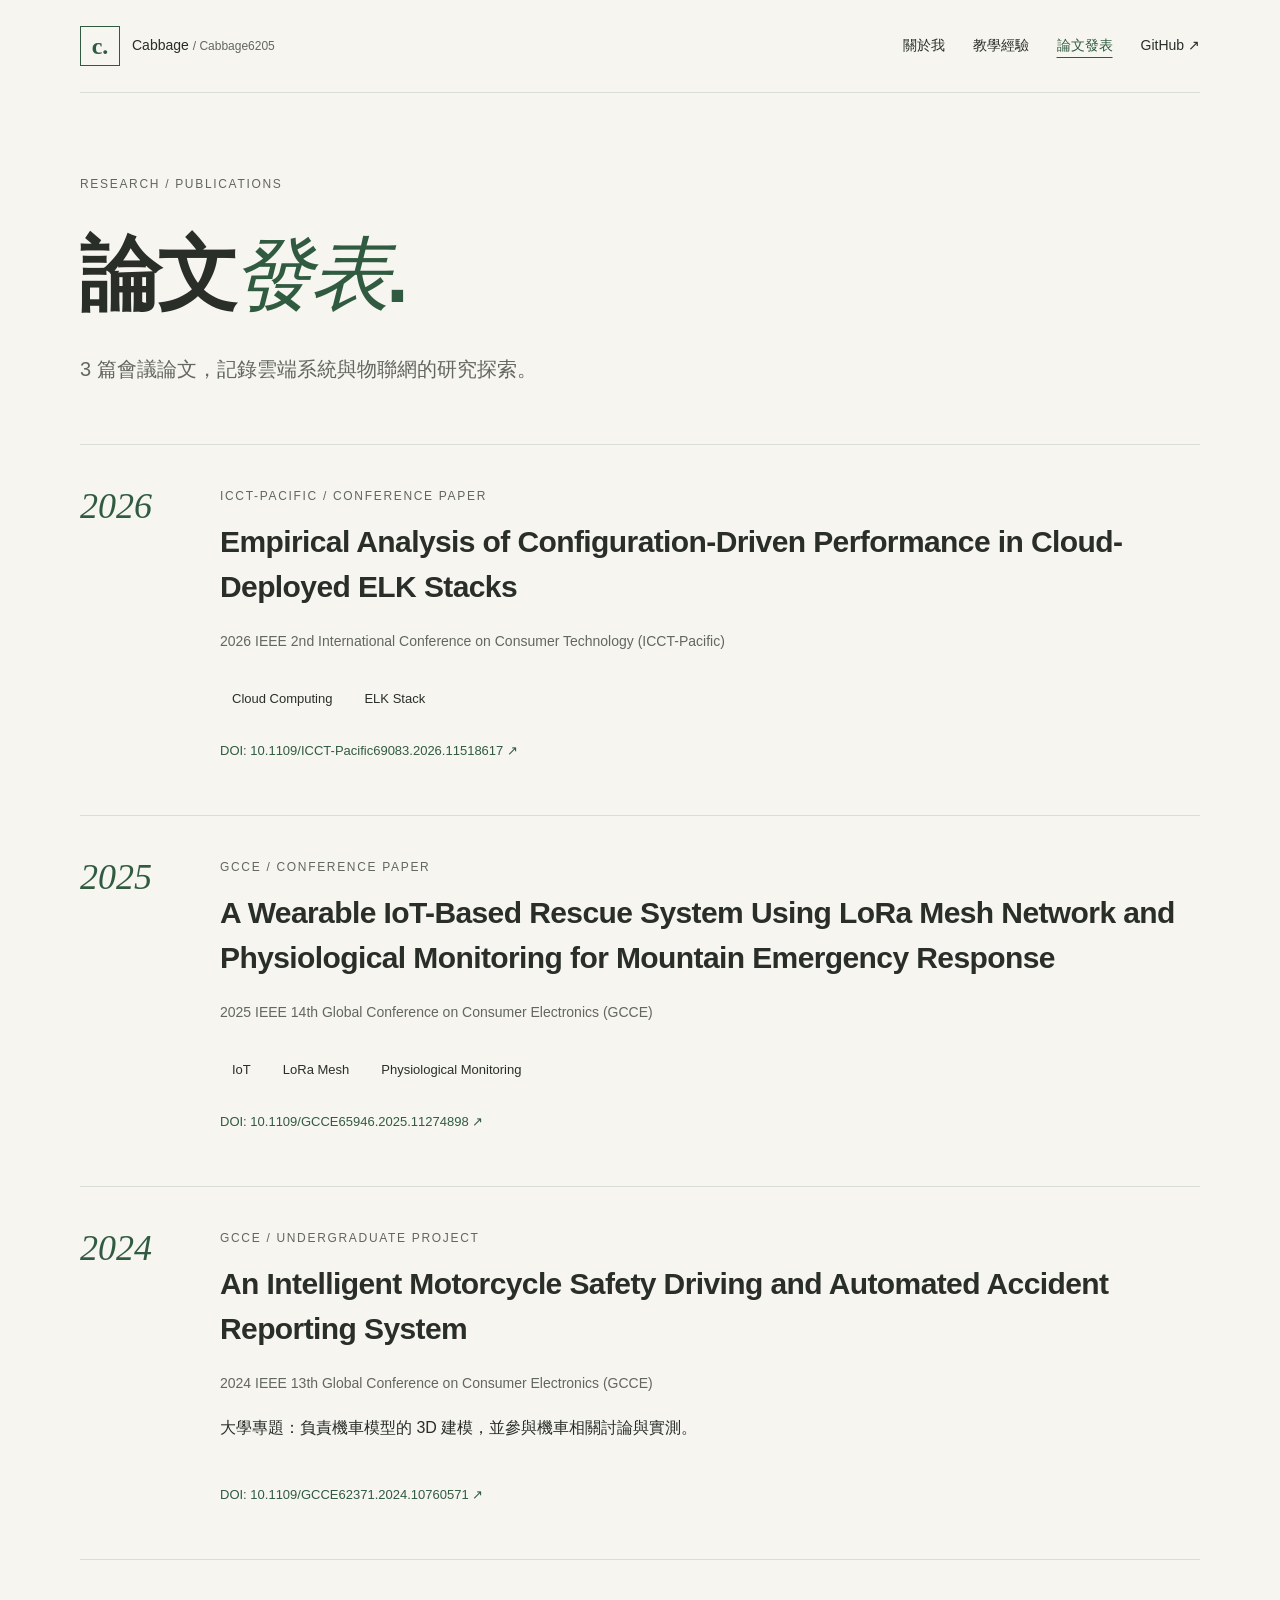
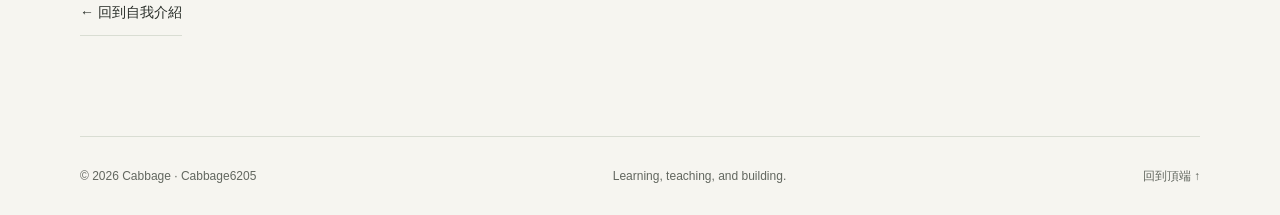
<file: publications.html>
<!doctype html>
<html lang="zh-Hant">
<head>
<meta charset="utf-8">
<meta name="viewport" content="width=device-width, initial-scale=1">
<meta name="description" content="Cabbage 的論文發表與研究成果紀錄。">
<meta name="theme-color" content="#f6f5f0">
<meta property="og:title" content="論文發表 — Cabbage">
<meta property="og:description" content="Cabbage 的論文發表與研究成果紀錄。">
<meta property="og:type" content="website">
<title>論文發表 — Cabbage</title>
<link rel="icon" href="favicon.svg" type="image/svg+xml">
<link rel="stylesheet" href="style.css?v=20261031-cabbage">
</head>
<body><a class="skip" href="#main">跳至主要內容</a>
<header class="wrap header">
<a class="identity" href="index.html" aria-label="Cabbage 首頁"><span class="mark" aria-hidden="true">c.</span><span>Cabbage <span class="muted">/ Cabbage6205</span></span></a>
<nav aria-label="主要導覽"><a href="index.html#about">關於我</a><a href="index.html#teaching">教學經驗</a><a href="publications.html" aria-current="page">論文發表</a><a href="https://github.com/Cabbage6205">GitHub ↗</a></nav>
</header>
<main id="main" class="wrap publications">
<p class="eyebrow">RESEARCH / PUBLICATIONS</p>
<h1>論文<em>發表</em><span class="heading-dot">.</span></h1>
<p class="page-intro">3 篇會議論文，記錄雲端系統與物聯網的研究探索。</p>
<div class="publication-list"><article class="publication"><div class="publication-year">2026</div><div><p class="eyebrow">ICCT-PACIFIC / CONFERENCE PAPER</p><h2><a href="https://doi.org/10.1109/ICCT-Pacific69083.2026.11518617">Empirical Analysis of Configuration-Driven Performance in Cloud-Deployed ELK Stacks</a></h2><p class="venue">2026 IEEE 2nd International Conference on Consumer Technology (ICCT-Pacific)</p><ul class="tags" aria-label="論文主題"><li>Cloud Computing</li><li>ELK Stack</li></ul><a class="doi-link" href="https://doi.org/10.1109/ICCT-Pacific69083.2026.11518617">DOI: 10.1109/ICCT-Pacific69083.2026.11518617 <span aria-hidden="true">↗</span></a></div></article><article class="publication"><div class="publication-year">2025</div><div><p class="eyebrow">GCCE / CONFERENCE PAPER</p><h2><a href="https://doi.org/10.1109/GCCE65946.2025.11274898">A Wearable IoT-Based Rescue System Using LoRa Mesh Network and Physiological Monitoring for Mountain Emergency Response</a></h2><p class="venue">2025 IEEE 14th Global Conference on Consumer Electronics (GCCE)</p><ul class="tags" aria-label="論文主題"><li>IoT</li><li>LoRa Mesh</li><li>Physiological Monitoring</li></ul><a class="doi-link" href="https://doi.org/10.1109/GCCE65946.2025.11274898">DOI: 10.1109/GCCE65946.2025.11274898 <span aria-hidden="true">↗</span></a></div></article><article class="publication"><div class="publication-year">2024</div><div><p class="eyebrow">GCCE / UNDERGRADUATE PROJECT</p><h2><a href="https://doi.org/10.1109/GCCE62371.2024.10760571">An Intelligent Motorcycle Safety Driving and Automated Accident Reporting System</a></h2><p class="venue">2024 IEEE 13th Global Conference on Consumer Electronics (GCCE)</p><p>大學專題：負責機車模型的 3D 建模，並參與機車相關討論與實測。</p><a class="doi-link" href="https://doi.org/10.1109/GCCE62371.2024.10760571">DOI: 10.1109/GCCE62371.2024.10760571 ↗</a></div></article></div>
<a class="text-link" href="index.html">← 回到自我介紹</a>
</main><footer class="wrap footer"><span>© 2026 Cabbage · Cabbage6205</span><span>Learning, teaching, and building.</span><a href="#main">回到頂端 ↑</a></footer>
</body></html>
</file>
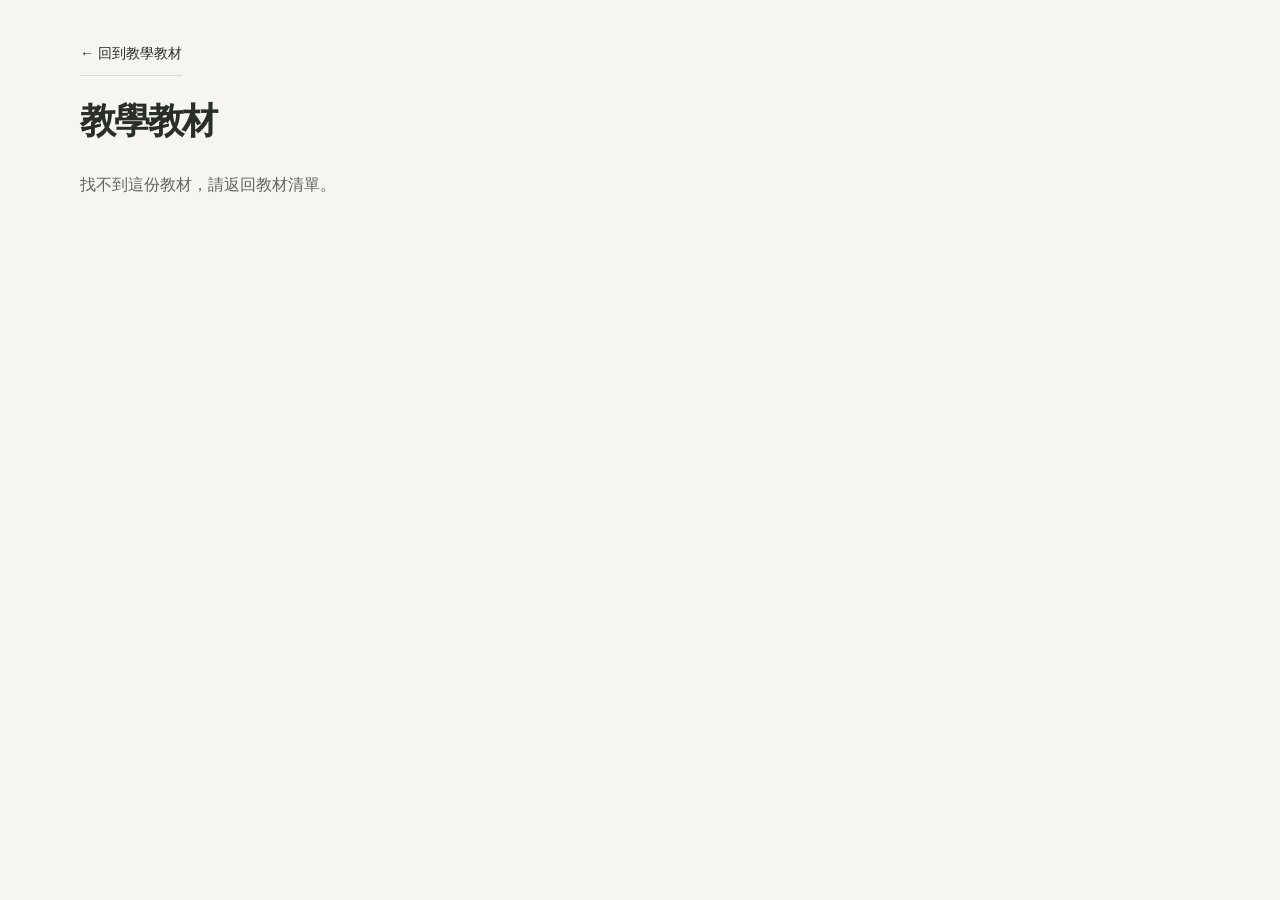
<file: materials/viewer.html>
<!doctype html>
<html lang="zh-Hant"><head><meta charset="utf-8"><meta name="viewport" content="width=device-width,initial-scale=1"><title>教學教材 — Cabbage</title><link rel="stylesheet" href="../style.css?v=20261031-cabbage"><style>[hidden]{display:none!important}main{padding-block:32px}iframe{width:100%;height:78vh;border:1px solid #d9ddd3;margin-top:24px}.viewer-actions{display:flex;align-items:center;gap:24px;flex-wrap:wrap}#status{color:#62675f}button{font:inherit;cursor:pointer;border:0}h1{font-size:36px;margin-top:24px}</style></head>
<body><main class="wrap"><a class="text-link" href="../index.html#materials">← 回到教學教材</a><h1 id="title">教學教材</h1><p id="status" role="status" aria-live="polite">正在載入 PDF，請稍候…</p><p id="public-note" hidden>此公開版本已移除 GitHub 存取權杖；程式範例中的憑證請自行填入。</p><div class="viewer-actions"><a id="open" class="text-link" target="_blank" rel="noopener" hidden>在新分頁閱讀 ↗</a><button id="retry" class="button" hidden>重新載入</button></div><iframe id="pdf" title="PDF 教材閱讀器" hidden></iframe></main>
<script>
const docs={cpp:{name:'C++',file:'cpp.pdf',parts:19,size:19429651},iot:{name:'物聯網',file:'iot-public.pdf',parts:35,size:36004006}};
const params=new URLSearchParams(location.search),doc=docs[params.get('doc')];
const status=document.getElementById('status'),frame=document.getElementById('pdf'),open=document.getElementById('open'),retry=document.getElementById('retry');
retry.addEventListener('click',()=>location.reload());
if(!doc){status.textContent='找不到這份教材，請返回教材清單。';}else{
if(params.get('doc')==='iot'){document.getElementById('public-note').hidden=false;}document.getElementById('title').textContent=doc.name;document.title=doc.name+' 教材 — Cabbage';
(async()=>{try{let completed=0;const buffers=new Array(doc.parts);let next=0;async function worker(){while(next<doc.parts){const i=next++;const response=await fetch('parts/'+doc.file+'.'+String(i).padStart(3,'0'));if(!response.ok)throw Error('HTTP '+response.status);buffers[i]=await response.arrayBuffer();status.textContent='正在載入 PDF：'+(++completed)+' / '+doc.parts;}}await Promise.all(Array.from({length:4},worker));const blob=new Blob(buffers,{type:'application/pdf'});if(blob.size!==doc.size)throw Error('檔案大小不符');const url=URL.createObjectURL(blob);open.href=url;open.hidden=false;frame.src=url;frame.hidden=false;status.textContent='PDF 已載入，可直接線上閱讀。若閱讀器未顯示，請使用新分頁閱讀。';}catch(error){status.textContent='教材載入失敗，請重試或稍後再開啟。';retry.hidden=false;}})();
}
</script></body></html>
</file>
<file: style.css>
:root{--paper:#f6f5f0;--white:#fff;--ink:#292e29;--muted:#62675f;--rule:#d9ddd3;--green:#315b40;--pale:#e8eee1}
*{box-sizing:border-box}html{scroll-behavior:smooth;scroll-padding-top:32px}body{margin:0;background:var(--paper);color:var(--ink);font:16px/1.85 -apple-system,BlinkMacSystemFont,"PingFang TC","Microsoft JhengHei",sans-serif}a{color:inherit;text-decoration:none}a:hover{text-decoration:underline;text-underline-offset:6px}a:focus-visible{outline:3px solid var(--green);outline-offset:5px}.wrap{width:min(100% - 96px,1120px);margin-inline:auto}.muted{color:var(--muted)}.header{display:flex;align-items:center;justify-content:space-between;gap:24px;padding-block:24px;border-bottom:1px solid var(--rule)}.identity{display:flex;align-items:center;gap:12px;font-size:14px;white-space:nowrap}.mark{display:grid;place-items:center;width:40px;height:40px;border:1px solid var(--green);color:var(--green);font:bold 24px Georgia,serif}.header nav{display:flex;gap:28px}nav a{display:flex;align-items:center;min-height:44px;font-size:14px}nav a[aria-current]{color:var(--green);text-decoration:underline;text-underline-offset:7px}.hero{display:grid;grid-template-columns:1.25fr 1fr;gap:80px;padding-block:80px 96px;align-items:center}.eyebrow{font-size:12px;letter-spacing:.14em;margin:0 0 24px;color:var(--muted)}.status{display:flex;gap:8px;align-items:center;font-size:13px;color:var(--green);margin:0 0 24px}.status>span{height:7px;width:7px;background:var(--green);border-radius:50%;flex-shrink:0}h1{font-size:clamp(56px,6.3vw,88px);font-weight:600;letter-spacing:-.055em;line-height:1.17;margin:0 0 28px}h1 em{font-family:Georgia,serif;font-weight:400;color:var(--green)}.hero-title{font-size:26px;font-weight:500;line-height:1.55;margin:0 0 20px}.intro{max-width:490px;color:var(--muted);margin:0 0 32px}.actions{display:flex;gap:28px;align-items:center;flex-wrap:wrap}.button{background:var(--green);color:white;display:inline-flex;gap:40px;align-items:center;min-height:48px;padding:12px 22px;font-size:14px}.button:hover{background:#244731;text-decoration:none}.text-link{display:inline-flex;align-items:center;min-height:44px;font-size:14px;border-bottom:1px solid var(--rule)}.portrait{margin:0;padding:20px 20px 0;background:var(--pale);border:1px solid var(--rule);transform:rotate(2deg)}.portrait-image{aspect-ratio:1;overflow:hidden;background:#d7dfce}.portrait img{display:block;width:100%;height:100%;object-fit:cover}.portrait figcaption{display:flex;justify-content:space-between;align-items:center;gap:12px;padding:20px 0}.portrait figcaption strong{font:24px Georgia,serif;color:var(--green)}.portrait figcaption span{font-size:11px;color:var(--muted)}.band{background:var(--white)}.about{display:grid;grid-template-columns:1fr 2fr;gap:80px;padding-block:80px}h2{font-size:clamp(28px,3.2vw,40px);line-height:1.4;letter-spacing:-.035em;margin:0}.lead{font-size:26px;line-height:1.6;color:var(--ink)!important;margin-top:0}.about-copy p{color:var(--muted);margin-bottom:20px}.tags{list-style:none;display:flex;flex-wrap:wrap;gap:8px;padding:0;margin:28px 0 0}.tags li{background:var(--paper);padding:4px 12px;font-size:13px}.section{padding-block:80px}.section-head{display:flex;justify-content:space-between;align-items:end;gap:28px;margin-bottom:40px}.section-head .eyebrow{margin-bottom:12px}.section-head>p{font-size:14px;margin:0}.course{display:grid;grid-template-columns:64px 1fr auto;gap:28px;padding:30px 0;border-top:1px solid var(--rule);align-items:center}.course:last-child{border-bottom:1px solid var(--rule)}.number{font:italic 26px Georgia,serif;color:var(--green)}h3{font-size:23px;font-weight:600;line-height:1.5;margin:0 0 8px}.course p{margin:0;color:var(--muted);font-size:14px}.duration{font-size:22px;color:var(--green);white-space:nowrap}.research-band{background:var(--pale);border-block:1px solid var(--rule)}.research{display:flex;justify-content:space-between;align-items:center;gap:32px;padding-block:56px}.research .eyebrow{margin-bottom:12px}.research p:last-child{color:var(--muted);margin-bottom:0}.projects{display:grid;grid-template-columns:repeat(3,minmax(0,1fr));gap:28px}.project{display:flex;flex-direction:column;border-top:2px solid var(--green);padding-top:24px}.project:hover{text-decoration:none}.project:hover h3{text-decoration:underline;text-underline-offset:6px}.project .eyebrow{display:flex;justify-content:space-between;font-size:10px;margin-bottom:24px}.project p{font-size:14px;color:var(--muted);margin:8px 0 28px}.project-tech{font-size:12px;color:var(--green);margin-top:auto}.footer{display:flex;justify-content:space-between;gap:24px;padding-block:28px;border-top:1px solid var(--rule);font-size:12px;color:var(--muted)}.skip{position:absolute;top:8px;left:8px;background:white;padding:12px;transform:translateY(-160%);z-index:2}.skip:focus{transform:none}.publications{padding-block:80px 100px;min-height:calc(100vh - 190px)}.publications h1{margin-top:32px}.heading-dot{color:var(--green)}.page-intro{color:var(--muted);font-size:20px}.publication-empty{display:flex;gap:48px;align-items:start;margin:56px 0 32px;padding:48px;background:var(--pale);border-block:1px solid var(--rule)}.folio{font:italic 48px Georgia,serif;color:var(--green)}.publication-empty .eyebrow{margin-bottom:12px}.publication-empty h2{font-size:26px}.publication-empty p:last-child{color:var(--muted);margin-bottom:0}
@media(max-width:900px){.wrap{width:calc(100% - 48px)}.hero{gap:36px}.header nav{gap:18px}.identity .muted{display:none}.portrait figcaption{align-items:start;flex-direction:column;gap:0}.about{gap:40px}.projects{gap:20px}}
@media(max-width:640px){.header{align-items:start;flex-direction:column;gap:12px;padding-block:18px}.header nav{justify-content:space-between;width:100%;gap:10px}.header nav a{font-size:13px}.hero{grid-template-columns:1fr;padding-block:48px 56px;gap:40px}.hero h1{font-size:64px}.hero-title{font-size:24px}.portrait{transform:none;max-width:380px;width:100%;justify-self:center}.portrait figcaption{flex-direction:row;align-items:center}.about{grid-template-columns:1fr;gap:24px;padding-block:56px}.lead{font-size:23px}.section{padding-block:56px}.section-head{display:block;margin-bottom:28px}.section-head>p,.section-head>.text-link{margin-top:20px}.course{grid-template-columns:28px 1fr auto;gap:14px;padding-block:24px}.course h3{font-size:20px}.duration{font-size:18px}.research{align-items:start;flex-direction:column;padding-block:40px;gap:24px}.projects{grid-template-columns:1fr;gap:36px}.project p{margin-bottom:20px}.footer{flex-wrap:wrap}.footer span:nth-child(2){display:none}.publications{padding-block:48px 72px}.publications h1{font-size:56px}.publication-empty{padding:28px 20px;gap:20px;margin-top:36px}.folio{font-size:32px}.publication-empty h2{font-size:22px}}
@media(prefers-reduced-motion:reduce){html{scroll-behavior:auto}}

.publication-list{margin:56px 0 32px}.publication{display:grid;grid-template-columns:100px 1fr;gap:40px;padding:40px 0;border-top:1px solid var(--rule)}.publication:last-child{border-bottom:1px solid var(--rule)}.publication-year{font:italic 36px Georgia,serif;color:var(--green)}.publication .eyebrow{margin-bottom:12px}.publication h2{font-size:clamp(23px,2.5vw,30px);line-height:1.5;letter-spacing:-.02em}.venue{color:var(--muted);font-size:14px;margin-top:20px}.doi-link{display:inline-block;font-size:13px;color:var(--green);overflow-wrap:anywhere;padding-block:12px;margin-top:12px}.publication-highlights{padding-bottom:48px;display:grid;grid-template-columns:1fr 1fr;gap:40px}.publication-highlights>a{display:block;border-top:1px solid #b9c7b1;padding-top:20px}.publication-highlights>a>span{font-size:12px;color:var(--green)}.publication-highlights h3{font-size:17px;font-weight:500;line-height:1.65;margin-top:12px}.publication-highlights>a:hover h3{text-decoration:underline;text-underline-offset:5px}
@media(max-width:640px){.publication{grid-template-columns:1fr;gap:16px;padding-block:28px}.publication-year{font-size:28px}.publication-list{margin-top:32px}.publication-highlights{grid-template-columns:1fr;gap:24px}}

.hero h1 em{font-size:.86em}.identity .muted{font-size:12px}@media(max-width:640px){.hero h1{font-size:clamp(48px,12.5vw,64px)}}
</file>
